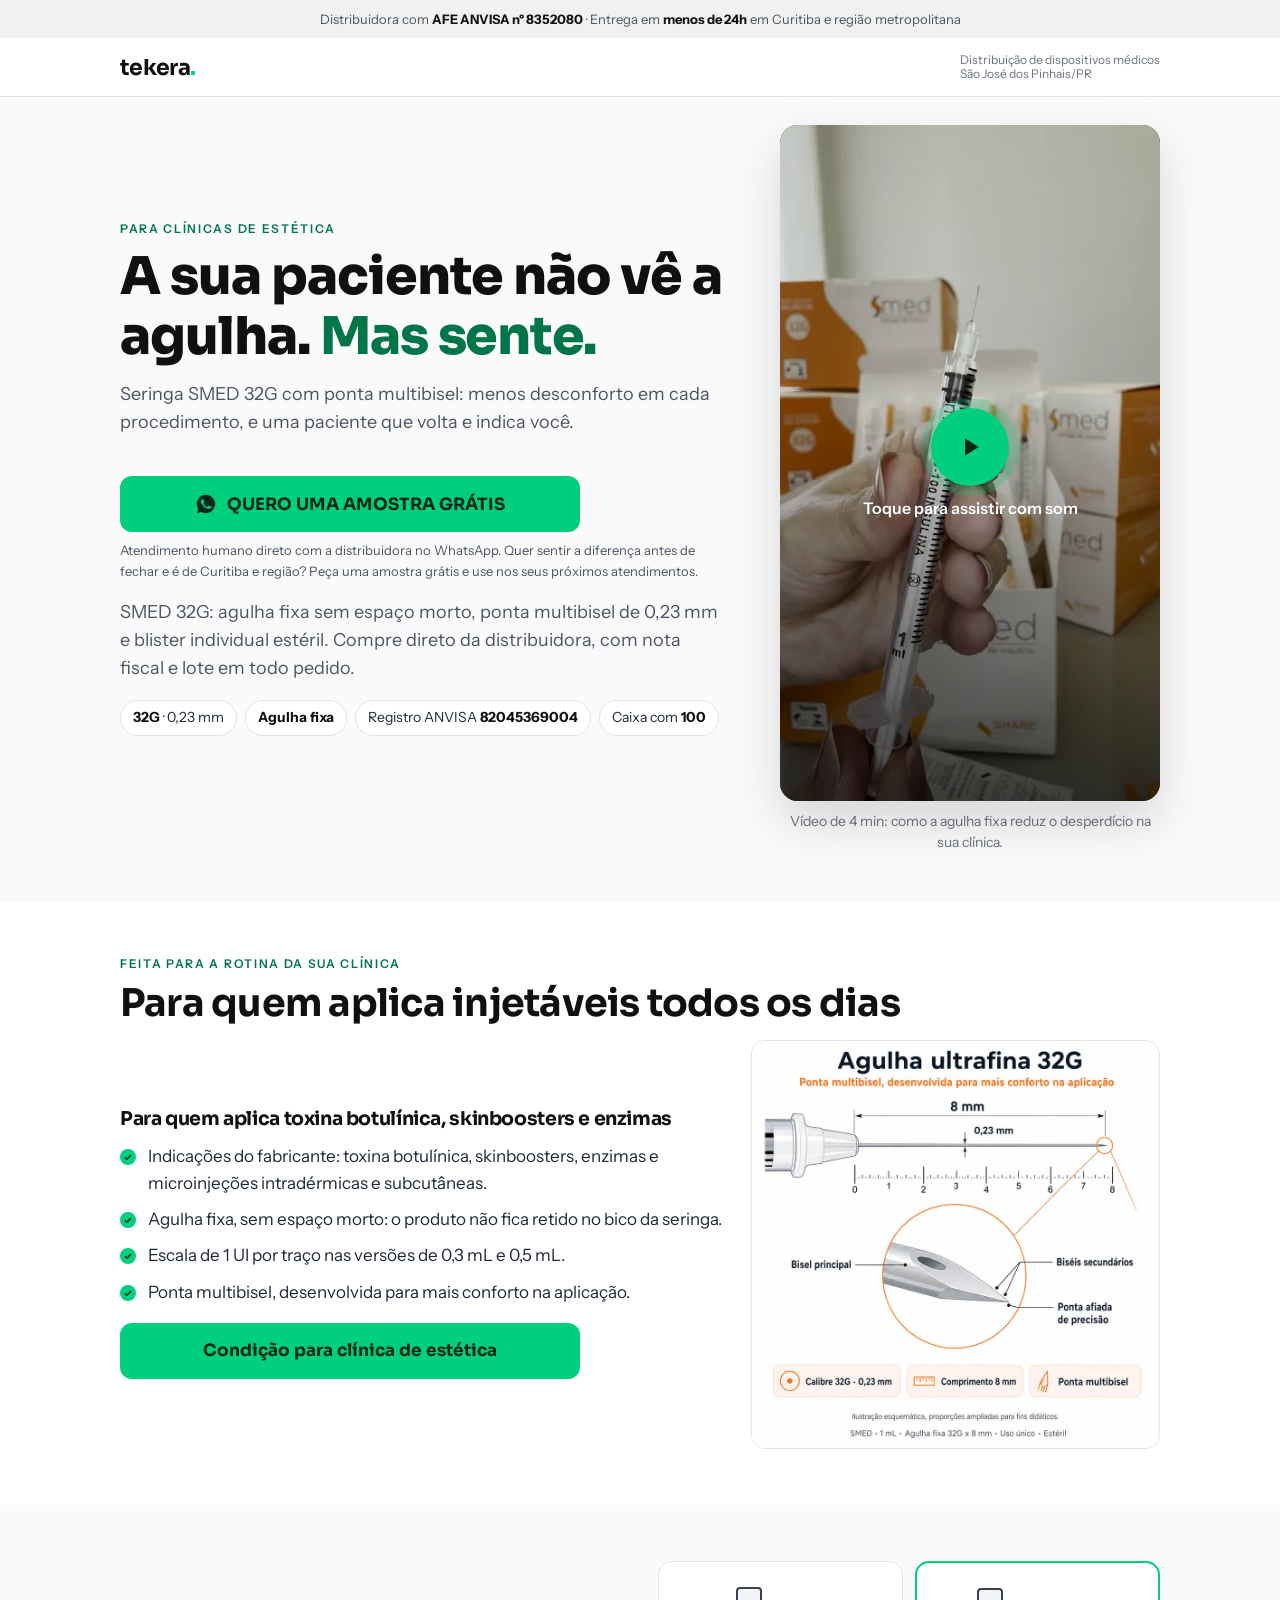
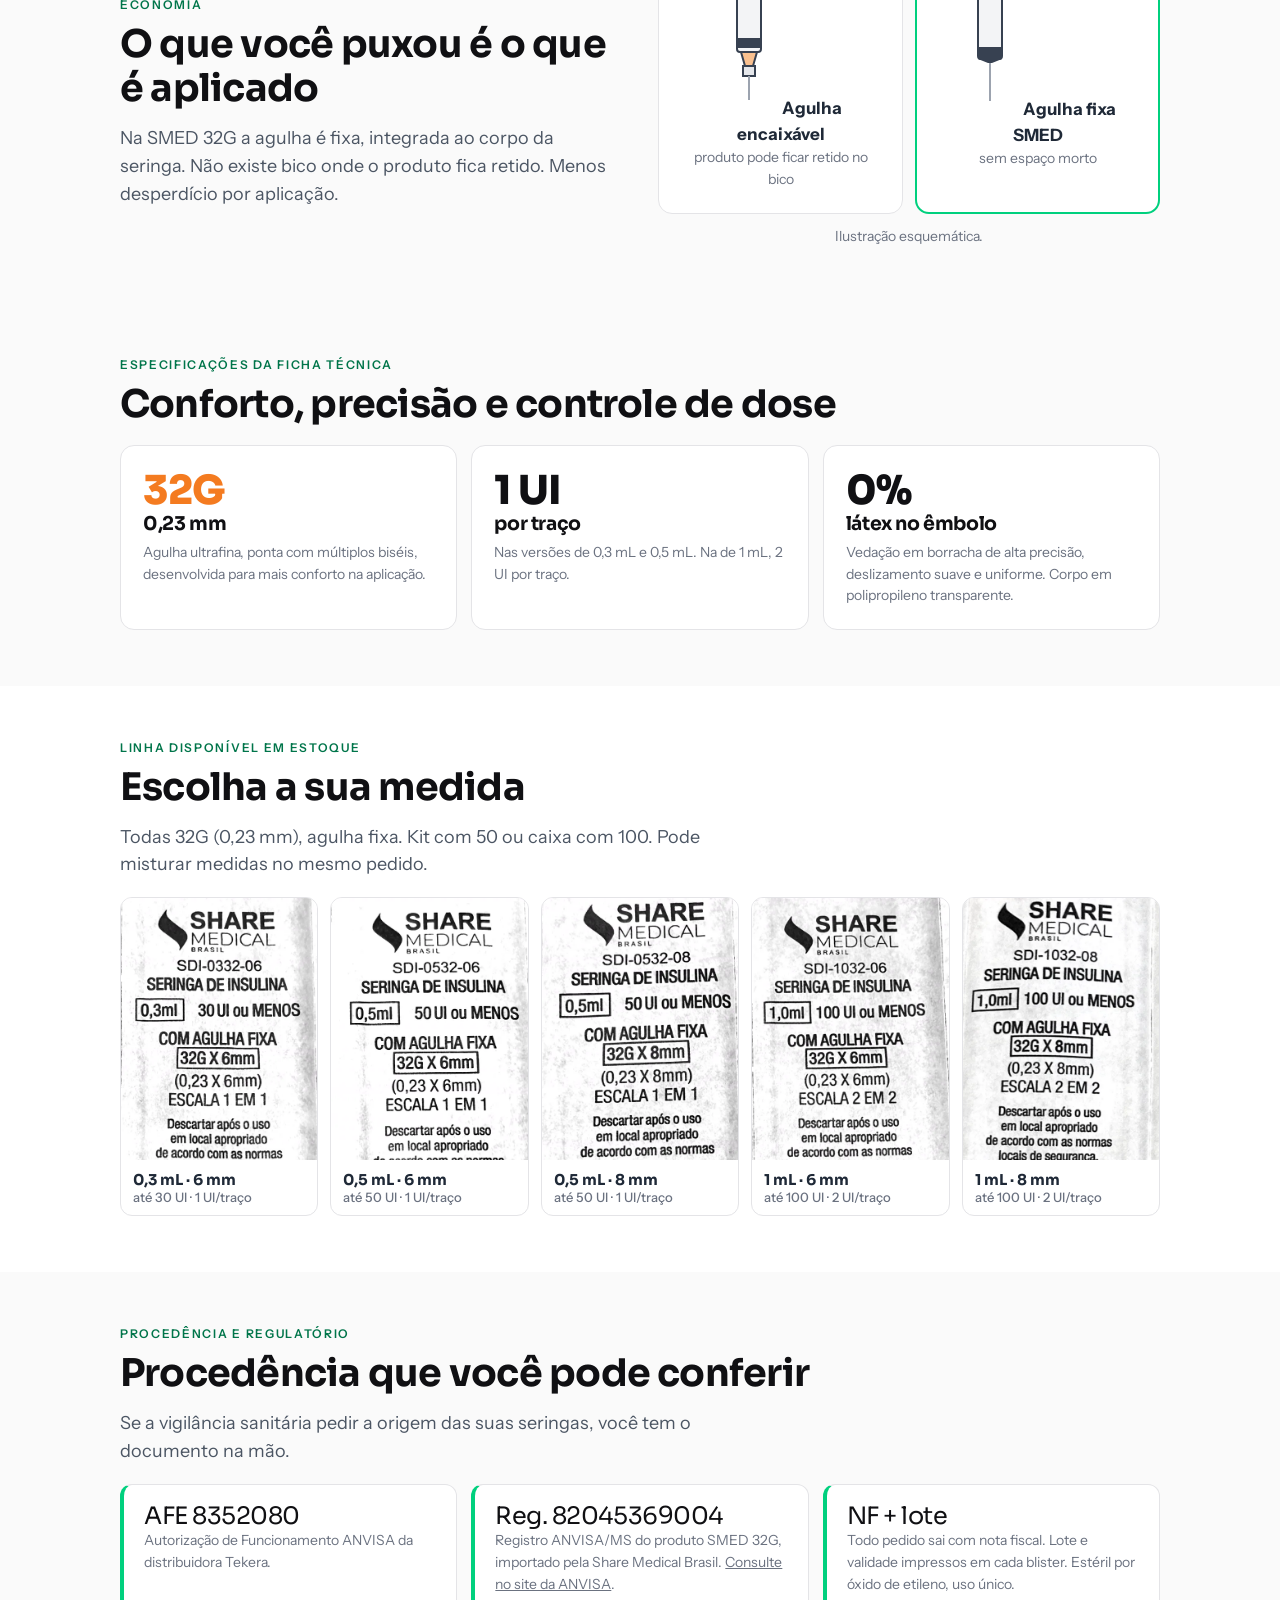
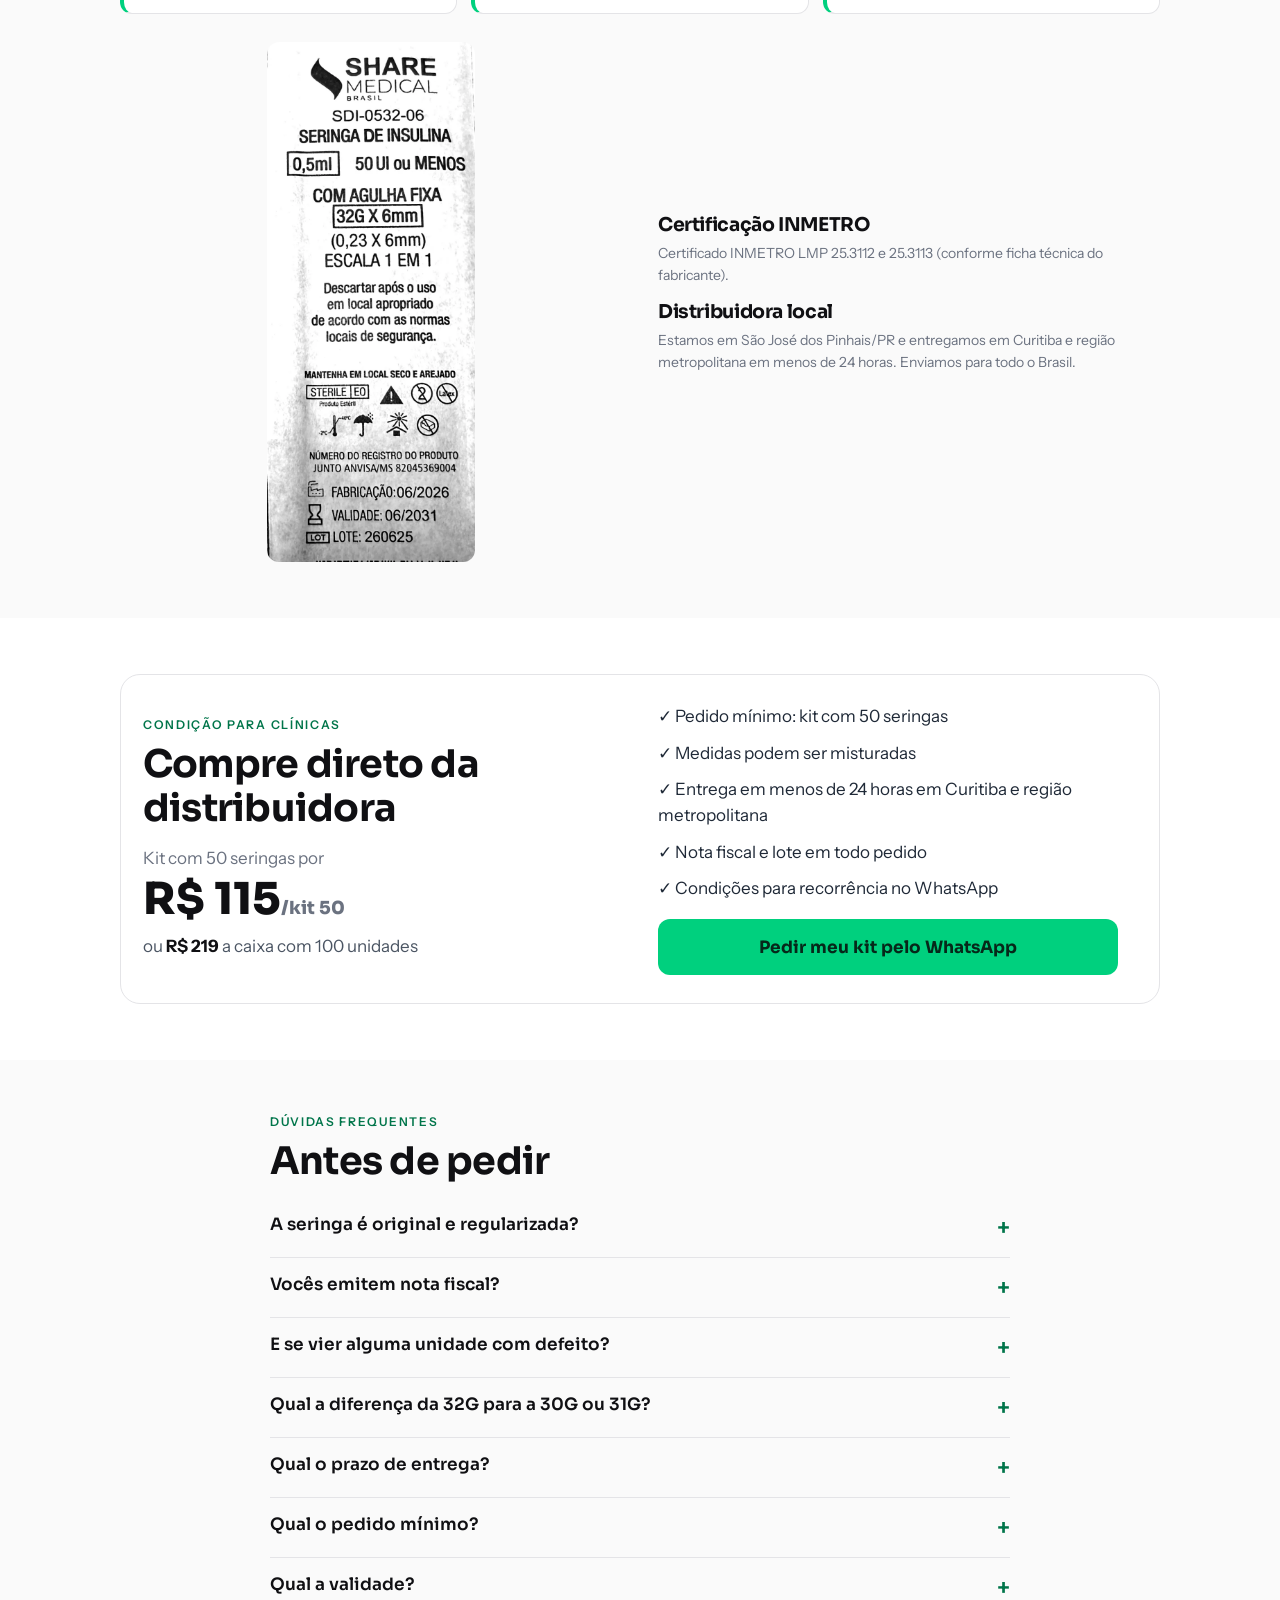
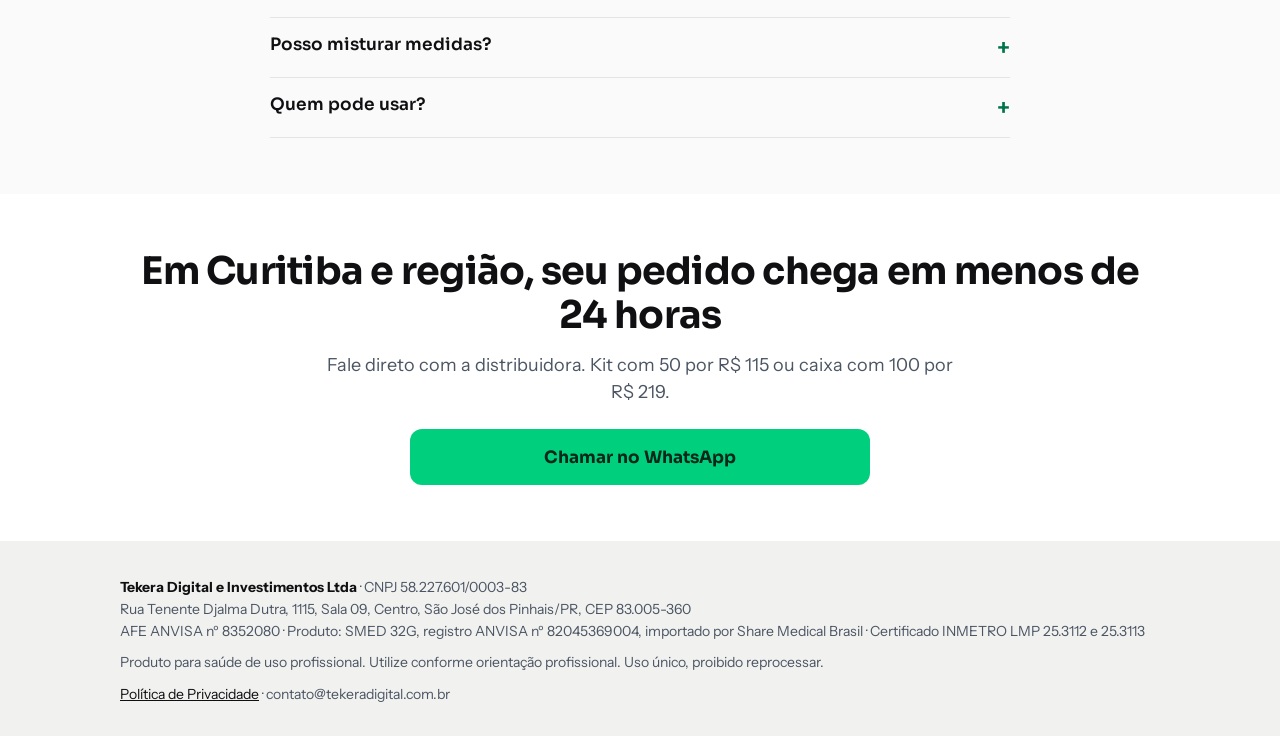
<file: seringas/index.html>
<!doctype html>
<html lang="pt-BR">
<head>
<meta charset="utf-8">
<meta name="viewport" content="width=device-width, initial-scale=1, viewport-fit=cover">
<title>Seringa SMED 32G com agulha fixa para clínicas de estética | Tekera</title>
<meta name="description" content="Seringa SMED 32G com agulha fixa, sem espaço morto. Distribuidora com AFE ANVISA em São José dos Pinhais/PR. Kit com 50 por R$ 115. Entrega em menos de 24 horas em Curitiba e região.">
<!-- Remova a linha abaixo quando sair da fase de teste -->
<meta name="robots" content="noindex, nofollow">
<meta property="og:title" content="Seringa SMED 32G com agulha fixa | Tekera">
<meta property="og:description" content="Agulha fixa 32G, sem espaço morto. Distribuidora com AFE ANVISA. Atendimento B2B no WhatsApp.">
<meta property="og:image" content="https://tekeradigital.com.br/seringas/assets/og-image.jpg">
<meta property="og:type" content="website">
<meta name="theme-color" content="#101013">
<link rel="preconnect" href="https://fonts.googleapis.com"><link rel="preconnect" href="https://fonts.gstatic.com" crossorigin>
<link href="https://fonts.googleapis.com/css2?family=Sora:wght@600;700;800&family=Instrument+Sans:wght@400;500;600&display=swap" rel="stylesheet">
<link rel="preload" as="image" href="assets/video-poster.webp">

<!-- ============ CONFIGURAÇÃO (edite só aqui) ============ -->
<script>
window.TEKERA = {
  whatsappNumber: "5541987513511",   // formato 55DDDNUMERO
  video: { provider: "youtube", id: "3zJsWlaNOd4" }, // VSL vertical 1080x1920, 4min29s, YouTube não listado
  metaPixelId: "1822961628838869",   // Pixel Tekera VSL
  ga4Id: "",                         // opcional, ex.: "G-XXXXXXX"
  mensagens: {
    geral:    "Olá! Vi o vídeo no site. Tenho clínica de estética e quero o kit com 50 seringas SMED 32G (R$ 115).",
    estetica: "Olá! Vi o vídeo no site. Tenho clínica de estética e quero o kit com 50 seringas SMED 32G (R$ 115).",
    amostra:  "Olá! Vi o vídeo no site. Tenho clínica de estética em Curitiba/região e quero uma amostra grátis da seringa SMED 32G."
  }
};
</script>
<!-- ============ META PIXEL (carrega só se metaPixelId estiver preenchido) ============ -->
<script>
(function(){var id=window.TEKERA.metaPixelId;if(!id)return;
!function(f,b,e,v,n,t,s){if(f.fbq)return;n=f.fbq=function(){n.callMethod?n.callMethod.apply(n,arguments):n.queue.push(arguments)};if(!f._fbq)f._fbq=n;n.push=n;n.loaded=!0;n.version='2.0';n.queue=[];t=b.createElement(e);t.async=!0;t.src=v;s=b.getElementsByTagName(e)[0];s.parentNode.insertBefore(t,s)}(window,document,'script','https://connect.facebook.net/en_US/fbevents.js');
fbq('init',id);fbq('track','PageView');})();
</script>
<!-- GA4 opcional: carregado pelo script no fim da página se ga4Id estiver preenchido -->

<style>
:root{--ink:#101013;--ink2:#1B1B1F;--text:#1F2937;--text2:#4B5563;--muted:#6B7280;--line:#E4E4E7;--soft:#FAFAFA;
--green:#00D07E;--green-d:#00754A;--orange:#F47B20;--orange-l:#FEF0E6;--r:14px}
*{box-sizing:border-box;margin:0;padding:0}
html{scroll-behavior:smooth;-webkit-text-size-adjust:100%}
body{font-family:'Instrument Sans',system-ui,-apple-system,Segoe UI,Roboto,sans-serif;color:var(--text);background:#fff;line-height:1.55;font-size:17px;padding-bottom:84px}
h1,h2,h3,.num{font-family:'Sora',system-ui,sans-serif;color:var(--ink);line-height:1.15;letter-spacing:-.02em}
h2{font-size:clamp(26px,5.5vw,38px);margin-bottom:14px}
h3{font-size:19px;margin-bottom:6px}
img{max-width:100%;height:auto;display:block}
a{color:inherit}
.wrap{max-width:1080px;margin:0 auto;padding:0 20px}
section{padding:56px 0}
.eyebrow{font:600 12px/1 'Instrument Sans',sans-serif;letter-spacing:.14em;text-transform:uppercase;color:var(--green-d);margin-bottom:12px;display:block}
.lead{color:var(--text2);font-size:18px;max-width:640px}
.ph{background:#FFF4CC;border:1px dashed #B58900;color:#6B5200;border-radius:6px;padding:0 6px;font-size:.9em;white-space:nowrap}
/* topbar */
.top{background:#F1F1EF;color:var(--text2);font-size:13px;text-align:center;padding:9px 12px}
.top b{color:var(--ink)}
.nav{background:#fff;border-bottom:1px solid var(--line)}
.nav .wrap{display:flex;align-items:center;justify-content:space-between;height:58px}
.logo{font:700 22px 'Sora',sans-serif;color:var(--ink);text-decoration:none;letter-spacing:-.03em}
.logo span{color:var(--green)}
.nav small{color:var(--muted);font-size:12px;display:block;line-height:1.2}
/* hero */
.hero{background:var(--soft);color:var(--text);padding:28px 0 48px}
.hero .grid{display:grid;gap:22px;align-items:center}
.hero h1{color:var(--ink);font-size:clamp(30px,7.2vw,52px);font-weight:800}
.hero h1 em{font-style:normal;color:var(--green-d)}
.hero p.sub{color:var(--text2);font-size:18px;margin:14px 0 18px}
.chips{display:flex;flex-wrap:wrap;gap:8px;margin-bottom:20px}
.chip{border:1px solid var(--line);background:#fff;color:var(--text);border-radius:999px;padding:6px 12px;font-size:14px}
.chip b{color:var(--ink)}
.player{position:relative;width:100%;max-width:min(100%,calc(56svh * 9 / 16));margin:0 auto;aspect-ratio:9/16;border-radius:18px;overflow:hidden;background:#000;box-shadow:0 20px 50px rgba(0,0,0,.15)}
.player img{width:100%;height:100%;object-fit:cover;object-position:center;opacity:.85}
.player button{position:absolute;inset:0;border:0;background:linear-gradient(180deg,rgba(0,0,0,0) 40%,rgba(0,0,0,.7));cursor:pointer;color:#fff;display:flex;flex-direction:column;align-items:center;justify-content:center;gap:12px;font:600 16px 'Instrument Sans',sans-serif}
.play{width:78px;height:78px;border-radius:50%;background:var(--green);display:grid;place-items:center;box-shadow:0 0 0 10px rgba(0,208,126,.2)}
.player iframe{position:absolute;inset:0;width:100%;height:100%;border:0}
.vnote{color:var(--muted);font-size:14px;text-align:center;margin-top:10px}
/* buttons */
.btn{display:flex;align-items:center;justify-content:center;gap:10px;min-height:56px;padding:14px 22px;border-radius:12px;background:var(--green);color:#06281A;font:700 17px 'Sora',sans-serif;text-decoration:none;border:0;cursor:pointer;width:100%;max-width:460px;transition:transform .15s}
.btn:hover{transform:translateY(-1px)}
.btn svg{flex:none}
.btn.ghost{background:transparent;color:var(--ink);border:1.5px solid var(--ink)}
.micro{font-size:13px;color:var(--text2);margin-top:8px}
/* cards */
.cards{display:grid;gap:14px}
.card{border:1px solid var(--line);border-radius:var(--r);padding:22px;background:#fff}
.card .num{font-size:40px;font-weight:800}
.card .num.o{color:var(--orange)}
.muted{color:var(--muted);font-size:14px}
.soft{background:var(--soft)}
.pane{display:none}.pane.on{display:grid}
.pane{gap:18px;grid-template-columns:1fr}
.pane ul{list-style:none;display:grid;gap:10px;margin:12px 0 18px}
.pane li{padding-left:28px;position:relative}
.pane li:before{content:"";position:absolute;left:0;top:6px;width:16px;height:16px;border-radius:50%;background:var(--green) url("data:image/svg+xml,%3Csvg xmlns='http://www.w3.org/2000/svg' viewBox='0 0 16 16'%3E%3Cpath d='M4 8.5l2.5 2.5L12 5.5' stroke='%2306281A' stroke-width='2' fill='none'/%3E%3C/svg%3E") center/12px no-repeat}
/* compare */
.cmp{display:grid;grid-template-columns:1fr 1fr;gap:12px}
.cmp .card{text-align:center}
.cmp svg{margin:0 auto 10px}
.cmp .good{border:2px solid var(--green)}
/* specs */
.sizes{display:grid;grid-template-columns:repeat(2,1fr);gap:12px}
.size{border:1px solid var(--line);border-radius:12px;overflow:hidden;background:#fff}
.size img{aspect-ratio:3/4;object-fit:cover;object-position:top;width:100%}
.size div{padding:10px 12px;font:700 15px 'Sora',sans-serif}
.size small{display:block;font:500 13px 'Instrument Sans',sans-serif;color:var(--muted)}
/* authority */
.auth{display:grid;gap:14px}
.seal{border:1px solid var(--line);border-left:4px solid var(--green);border-radius:12px;padding:18px 20px;background:#fff}
.seal .num{font-size:24px}
/* offer */
.offer{background:#fff;border:1px solid var(--line);color:var(--text);border-radius:20px;padding:28px 22px}
.offer h2{color:var(--ink)}
.price{font:800 44px 'Sora',sans-serif;color:var(--ink)}
.offer table{width:100%;border-collapse:collapse;margin:16px 0;font-size:15px}
.offer td,.offer th{padding:10px 8px;border-bottom:1px solid var(--line);text-align:left}
.offer th{color:var(--muted);font-weight:500;font-size:13px}
/* faq */
details{border-bottom:1px solid var(--line);padding:16px 0}
summary{font:600 17px 'Sora',sans-serif;color:var(--ink);cursor:pointer;list-style:none;display:flex;justify-content:space-between;gap:12px}
summary:after{content:"+";font-size:22px;color:var(--green-d)}
details[open] summary:after{content:"–"}
details p{margin-top:10px;color:var(--text2)}
/* calc */
.calc{display:grid;gap:12px}
.field{display:flex;align-items:center;justify-content:space-between;gap:10px;border:1px solid var(--line);border-radius:12px;padding:10px 12px;background:#fff}
.field label{font-size:15px}
.step{display:flex;align-items:center;gap:6px}
.step button{width:44px;height:44px;border-radius:10px;border:1px solid var(--line);background:var(--soft);font-size:22px;cursor:pointer}
.step input{width:70px;height:44px;text-align:center;font:700 18px 'Sora',sans-serif;border:1px solid var(--line);border-radius:10px}
.result{border-radius:14px;background:var(--ink);color:#C9C9CE;padding:18px}
.result .num{color:#fff;font-size:30px}
.result .num.y{color:var(--orange);font-size:36px}
/* footer */
footer{background:#F1F1EF;color:var(--text2);font-size:14px;padding:36px 0 30px}
footer b{color:var(--ink)}
footer a{color:var(--ink)}
/* sticky */
.sticky{position:fixed;left:8px;right:8px;bottom:max(8px,env(safe-area-inset-bottom));z-index:50;transition:transform .25s,opacity .25s}
.sticky .btn{max-width:none;box-shadow:0 10px 30px rgba(0,0,0,.25)}
.sticky.hide{transform:translateY(130%);opacity:0;pointer-events:none}
@media(min-width:860px){
  body{padding-bottom:0}
  .hero .grid{grid-template-columns:1fr 380px;column-gap:56px;grid-template-areas:'t v' 'c v'}.hero .player{max-width:380px}.hero .hc .sub{margin-top:18px}.hero .ht{grid-area:t;align-self:end}.hero .hv{grid-area:v}.hero .hc{grid-area:c;align-self:start}
  .cards.c3{grid-template-columns:repeat(3,1fr)}
  .pane{grid-template-columns:1.2fr .8fr;align-items:center}
  .sizes{grid-template-columns:repeat(5,1fr)}
  .auth{grid-template-columns:1fr 1fr 1fr}
  .two{display:grid;grid-template-columns:1fr 1fr;gap:36px;align-items:center}
  .calc{grid-template-columns:1fr 1fr}
  .sticky{left:auto;right:24px;bottom:24px;width:340px}
}
@media(prefers-reduced-motion:reduce){*{transition:none!important;scroll-behavior:auto!important}}
</style>
</head>
<body>

<div class="top">Distribuidora com <b>AFE ANVISA nº 8352080</b> · Entrega em <b>menos de 24h</b> em Curitiba e região metropolitana</div>
<header class="nav"><div class="wrap">
  <a class="logo" href="https://tekeradigital.com.br">tekera<span>.</span></a>
  <small>Distribuição de dispositivos médicos<br>São José dos Pinhais/PR</small>
</div></header>

<!-- HERO + VSL -->
<section class="hero" id="topo">
 <div class="wrap grid">
  <div class="ht">
   <span class="eyebrow">Para clínicas de estética</span>
   <h1>A sua paciente não vê a agulha. <em>Mas sente.</em></h1>
   <p class="sub">Seringa SMED 32G com ponta multibisel: menos desconforto em cada procedimento, e uma paciente que volta e indica você.</p>
  </div>
  <div class="hv">
   <div class="player" id="player">
     <img src="assets/video-poster.webp" width="540" height="960" alt="Seringa SMED 32G na mão, com caixas ao fundo" fetchpriority="high">
     <button type="button" id="playbtn" aria-label="Assistir ao vídeo"><span class="play"><svg width="30" height="30" viewBox="0 0 24 24" fill="#06281A"><path d="M8 5v14l11-7z"/></svg></span>Toque para assistir com som</button>
   </div>
   <p class="vnote">Vídeo de 4 min: como a agulha fixa reduz o desperdício na sua clínica.</p>
  </div>
  <div class="hc">
   <a class="btn" id="cta-hero" data-publico="amostra" href="#" target="_blank" rel="noopener">
     <svg width="22" height="22" viewBox="0 0 24 24" fill="#06281A" aria-hidden="true"><path d="M12 2a10 10 0 0 0-8.6 15.1L2 22l5-1.3A10 10 0 1 0 12 2zm5.3 14.1c-.2.6-1.3 1.2-1.8 1.2-.5.1-1 .2-3.3-.7-2.8-1.1-4.5-4-4.7-4.2-.1-.2-1.1-1.5-1.1-2.9s.7-2 1-2.3c.2-.3.5-.3.7-.3h.5c.2 0 .4 0 .6.5l.8 2c.1.2.1.4 0 .5l-.4.6-.4.4c-.1.2-.3.3-.1.6.2.3.8 1.3 1.7 2.1 1.2 1 2.1 1.4 2.4 1.5.3.1.5.1.6-.1l.9-1c.2-.3.4-.2.7-.1l2 .9c.3.1.5.2.5.3.1.2.1.6-.1 1z"/></svg>
     QUERO UMA AMOSTRA GRÁTIS</a>
   <p class="micro">Atendimento humano direto com a distribuidora no WhatsApp. Quer sentir a diferença antes de fechar e é de Curitiba e região? Peça uma amostra grátis e use nos seus próximos atendimentos.</p>
   <p class="sub">SMED 32G: agulha fixa sem espaço morto, ponta multibisel de 0,23 mm e blister individual estéril. Compre direto da distribuidora, com nota fiscal e lote em todo pedido.</p>
   <div class="chips"><span class="chip"><b>32G</b> · 0,23 mm</span><span class="chip"><b>Agulha fixa</b></span><span class="chip">Registro ANVISA <b>82045369004</b></span><span class="chip">Caixa com <b>100</b></span></div>

  </div>
 </div>
</section>

<!-- PARA CLÍNICAS DE ESTÉTICA -->
<section id="estetica">
 <div class="wrap">
  <span class="eyebrow">Feita para a rotina da sua clínica</span>
  <h2>Para quem aplica injetáveis todos os dias</h2>
  <div class="pane on">
   <div>
    <h3>Para quem aplica toxina botulínica, skinboosters e enzimas</h3>
    <ul>
     <li>Indicações do fabricante: toxina botulínica, skinboosters, enzimas e microinjeções intradérmicas e subcutâneas.</li>
     <li>Agulha fixa, sem espaço morto: o produto não fica retido no bico da seringa.</li>
     <li>Escala de 1 UI por traço nas versões de 0,3 mL e 0,5 mL.</li>
     <li>Ponta multibisel, desenvolvida para mais conforto na aplicação.</li>
    </ul>
    <a class="btn" id="cta-estetica" data-publico="estetica" href="#" target="_blank" rel="noopener">Condição para clínica de estética</a>
   </div>
   <img src="assets/agulha-32g.webp" width="900" height="900" loading="lazy" alt="Infográfico da agulha 32G com 0,23 mm e ponta multibisel" style="border-radius:14px;border:1px solid var(--line)">
  </div>
 </div>
</section>

<!-- SEM ESPAÇO MORTO -->
<section class="soft" id="espaco-morto">
 <div class="wrap two">
  <div>
   <span class="eyebrow">Economia</span>
   <h2>O que você puxou é o que é aplicado</h2>
   <p class="lead">Na SMED 32G a agulha é fixa, integrada ao corpo da seringa. Não existe bico onde o produto fica retido. Menos desperdício por aplicação.</p>
  </div>
  <div class="cmp">
   <div class="card">
    <svg width="60" height="120" viewBox="0 0 60 120" aria-hidden="true"><rect x="18" y="4" width="24" height="64" rx="3" fill="#F3F4F6" stroke="#374151" stroke-width="2"/><rect x="18" y="54" width="24" height="10" fill="#374151"/><path d="M22 68h16l-4 14h-8z" fill="#F9C08F" stroke="#374151" stroke-width="2"/><rect x="24" y="82" width="12" height="10" fill="#E5E7EB" stroke="#374151" stroke-width="2"/><line x1="30" y1="92" x2="30" y2="116" stroke="#9CA3AF" stroke-width="2"/></svg>
    <b>Agulha encaixável</b><p class="muted">produto pode ficar retido no bico</p>
   </div>
   <div class="card good">
    <svg width="60" height="120" viewBox="0 0 60 120" aria-hidden="true"><rect x="18" y="4" width="24" height="70" rx="3" fill="#F3F4F6" stroke="#374151" stroke-width="2"/><path d="M18 62h24v12l-10 4h-4l-10-4z" fill="#374151"/><line x1="30" y1="78" x2="30" y2="116" stroke="#9CA3AF" stroke-width="2"/></svg>
    <b>Agulha fixa SMED</b><p class="muted">sem espaço morto</p>
   </div>
   <p class="muted" style="grid-column:1/-1;text-align:center">Ilustração esquemática.</p>
  </div>
 </div>
</section>

<!-- ESPECIFICAÇÕES -->
<section class="soft" id="specs">
 <div class="wrap">
  <span class="eyebrow">Especificações da ficha técnica</span>
  <h2>Conforto, precisão e controle de dose</h2>
  <div class="cards c3" style="margin-top:18px">
   <div class="card"><div class="num o">32G</div><h3>0,23 mm</h3><p class="muted">Agulha ultrafina, ponta com múltiplos biséis, desenvolvida para mais conforto na aplicação.</p></div>
   <div class="card"><div class="num">1 UI</div><h3>por traço</h3><p class="muted">Nas versões de 0,3 mL e 0,5 mL. Na de 1 mL, 2 UI por traço.</p></div>
   <div class="card"><div class="num">0%</div><h3>látex no êmbolo</h3><p class="muted">Vedação em borracha de alta precisão, deslizamento suave e uniforme. Corpo em polipropileno transparente.</p></div>
  </div>
 </div>
</section>

<!-- MEDIDAS -->
<section id="medidas">
 <div class="wrap">
  <span class="eyebrow">Linha disponível em estoque</span>
  <h2>Escolha a sua medida</h2>
  <p class="lead">Todas 32G (0,23 mm), agulha fixa. Kit com 50 ou caixa com 100. Pode misturar medidas no mesmo pedido.</p>
  <div class="sizes" style="margin-top:18px">
   <div class="size"><img src="assets/rotulo-03x6.webp" width="480" height="656" loading="lazy" alt="Rótulo SMED 0,3 mL 32G x 6 mm"><div>0,3 mL · 6 mm<small>até 30 UI · 1 UI/traço</small></div></div>
   <div class="size"><img src="assets/rotulo-05x6.webp" width="480" height="665" loading="lazy" alt="Rótulo SMED 0,5 mL 32G x 6 mm"><div>0,5 mL · 6 mm<small>até 50 UI · 1 UI/traço</small></div></div>
   <div class="size"><img src="assets/rotulo-05x8.webp" width="480" height="669" loading="lazy" alt="Rótulo SMED 0,5 mL 32G x 8 mm"><div>0,5 mL · 8 mm<small>até 50 UI · 1 UI/traço</small></div></div>
   <div class="size"><img src="assets/rotulo-1x6.webp" width="480" height="649" loading="lazy" alt="Rótulo SMED 1 mL 32G x 6 mm"><div>1 mL · 6 mm<small>até 100 UI · 2 UI/traço</small></div></div>
   <div class="size"><img src="assets/rotulo-1x8.webp" width="480" height="634" loading="lazy" alt="Rótulo SMED 1 mL 32G x 8 mm"><div>1 mL · 8 mm<small>até 100 UI · 2 UI/traço</small></div></div>
  </div>
 </div>
</section>

<!-- PROCEDÊNCIA -->
<section class="soft" id="procedencia">
 <div class="wrap">
  <span class="eyebrow">Procedência e regulatório</span>
  <h2>Procedência que você pode conferir</h2>
  <p class="lead">Se a vigilância sanitária pedir a origem das suas seringas, você tem o documento na mão.</p>
  <div class="auth" style="margin-top:18px">
   <div class="seal"><div class="num">AFE 8352080</div><p class="muted">Autorização de Funcionamento ANVISA da distribuidora Tekera.</p></div>
   <div class="seal"><div class="num">Reg. 82045369004</div><p class="muted">Registro ANVISA/MS do produto SMED 32G, importado pela Share Medical Brasil. <a href="https://consultas.anvisa.gov.br/#/saude/" target="_blank" rel="noopener">Consulte no site da ANVISA</a>.</p></div>
   <div class="seal"><div class="num">NF + lote</div><p class="muted">Todo pedido sai com nota fiscal. Lote e validade impressos em cada blister. Estéril por óxido de etileno, uso único.</p></div>
  </div>
  <div class="two" style="margin-top:28px">
   <img src="assets/rotulo-blister.webp" width="600" height="1504" loading="lazy" alt="Rótulo real do blister SMED com registro ANVISA, lote e validade" style="max-height:520px;width:auto;margin:0 auto;border-radius:12px">
   <div>
    <h3>Certificação INMETRO</h3><p class="muted" style="margin-bottom:16px">Certificado INMETRO LMP 25.3112 e 25.3113 (conforme ficha técnica do fabricante).</p>
    <h3>Distribuidora local</h3><p class="muted" style="margin-bottom:16px">Estamos em São José dos Pinhais/PR e entregamos em Curitiba e região metropolitana em menos de 24 horas. Enviamos para todo o Brasil.</p>
   </div>
  </div>
 </div>
</section>

<!-- OFERTA -->
<section id="oferta">
 <div class="wrap">
  <div class="offer two">
   <div>
    <span class="eyebrow">Condição para clínicas</span>
    <h2>Compre direto da distribuidora</h2>
    <p style="color:var(--muted)">Kit com 50 seringas por</p>
    <p class="price">R$ 115<span style="font-size:18px;color:var(--muted)">/kit 50</span></p>
    <p style="color:var(--text2);margin-top:6px">ou <b style="color:var(--ink)">R$ 219</b> a caixa com 100 unidades</p>
   </div>
   <div>
    <ul style="list-style:none;display:grid;gap:10px;margin-bottom:18px">
     <li>✓ Pedido mínimo: kit com 50 seringas</li>
     <li>✓ Medidas podem ser misturadas</li>
     <li>✓ Entrega em menos de 24 horas em Curitiba e região metropolitana</li>
     <li>✓ Nota fiscal e lote em todo pedido</li>
     <li>✓ Condições para recorrência no WhatsApp</li>
    </ul>
    <a class="btn" id="cta-oferta" data-publico="geral" href="#" target="_blank" rel="noopener">Pedir meu kit pelo WhatsApp</a>
   </div>
  </div>
 </div>
</section>

<!-- FAQ -->
<section class="soft" id="faq">
 <div class="wrap" style="max-width:780px">
  <span class="eyebrow">Dúvidas frequentes</span>
  <h2>Antes de pedir</h2>
  <details><summary>A seringa é original e regularizada?</summary><p>Sim. Produto SMED com registro ANVISA/MS nº 82045369004, importado pela Share Medical Brasil, e distribuído pela Tekera, com AFE ANVISA nº 8352080. O registro pode ser consultado no site da ANVISA.</p></details>
  <details><summary>Vocês emitem nota fiscal?</summary><p>Sim. Todo pedido sai com nota fiscal e registro de lote.</p></details>
  <details><summary>E se vier alguma unidade com defeito?</summary><p>Cada seringa vem em blister individual estéril. Se houver qualquer problema, fale com a gente pelo WhatsApp com o lote em mãos.</p></details>
  <details><summary>Qual a diferença da 32G para a 30G ou 31G?</summary><p>O número maior indica agulha mais fina: a 32G tem 0,23 mm de diâmetro. Somada à ponta multibisel, foi desenvolvida para mais conforto na aplicação.</p></details>
  <details><summary>Qual o prazo de entrega?</summary><p>Em Curitiba e região metropolitana, em menos de 24 horas. Para outras regiões, consulte prazo e frete pelo WhatsApp.</p></details>
  <details><summary>Qual o pedido mínimo?</summary><p>Kit com 50 seringas, por R$ 115. A caixa com 100 sai por R$ 219. Para compras recorrentes, fale com a gente no WhatsApp.</p></details>
  <details><summary>Qual a validade?</summary><p>Os lotes atuais têm validade impressa em cada blister.</p></details>
  <details><summary>Posso misturar medidas?</summary><p>Sim. Fale com a gente pelo WhatsApp e montamos o seu pedido.</p></details>
  <details><summary>Quem pode usar?</summary><p>Produto para saúde de uso profissional, conforme a ficha técnica. Uso único, descarte em coletor para perfurocortantes.</p></details>
 </div>
</section>

<!-- CTA FINAL -->
<section id="final">
 <div class="wrap" style="text-align:center">
  <h2>Em Curitiba e região, seu pedido chega em menos de 24 horas</h2>
  <p class="lead" style="margin:0 auto 22px">Fale direto com a distribuidora. Kit com 50 por R$ 115 ou caixa com 100 por R$ 219.</p>
  <div style="display:flex;justify-content:center"><a class="btn" id="cta-final" data-publico="geral" href="#" target="_blank" rel="noopener">Chamar no WhatsApp</a></div>
 </div>
</section>

<footer>
 <div class="wrap">
  <p><b>Tekera Digital e Investimentos Ltda</b> · CNPJ 58.227.601/0003-83</p>
  <p>Rua Tenente Djalma Dutra, 1115, Sala 09, Centro, São José dos Pinhais/PR, CEP 83.005-360</p>
  <p>AFE ANVISA nº 8352080 · Produto: SMED 32G, registro ANVISA nº 82045369004, importado por Share Medical Brasil · Certificado INMETRO LMP 25.3112 e 25.3113</p>
  <p style="margin-top:10px">Produto para saúde de uso profissional. Utilize conforme orientação profissional. Uso único, proibido reprocessar.</p>
  <p style="margin-top:10px"><a href="privacidade.html">Política de Privacidade</a> · contato@tekeradigital.com.br</p>
 </div>
</footer>

<div class="sticky" id="sticky"><a class="btn" id="cta-sticky" data-publico="geral" href="#" target="_blank" rel="noopener">
 <svg width="20" height="20" viewBox="0 0 24 24" fill="#06281A" aria-hidden="true"><path d="M12 2a10 10 0 0 0-8.6 15.1L2 22l5-1.3A10 10 0 1 0 12 2z"/></svg>Falar no WhatsApp</a></div>

<script>
(function(){
 var C=window.TEKERA, KEY="tekera_utms", pub="geral";
 function utms(){var o={};try{o=JSON.parse(sessionStorage.getItem(KEY)||"{}")}catch(e){}
  try{var p=new URLSearchParams(location.search);["utm_source","utm_medium","utm_campaign","utm_content","utm_term","publico"].forEach(function(k){if(p.get(k))o[k]=p.get(k)});sessionStorage.setItem(KEY,JSON.stringify(o))}catch(e){}return o}
 var U=utms();
 function link(p){var msg=C.mensagens[p]||C.mensagens.geral; if(U.utm_content)msg+=" [ref: "+U.utm_content+"]";
  return "https://wa.me/"+C.whatsappNumber+"?text="+encodeURIComponent(msg)}
 document.querySelectorAll('a[id^="cta-"]').forEach(function(a){
  function upd(){var p=a.dataset.publico==="geral"?pub:a.dataset.publico;a.href=link(p)}
  upd(); a.addEventListener("mouseenter",upd); a.addEventListener("touchstart",upd,{passive:true});
  a.addEventListener("click",function(){upd();var p=a.dataset.publico==="geral"?pub:a.dataset.publico;
   if(window.fbq)fbq("track","Contact",{content_name:a.id,content_category:p});
   if(window.gtag)gtag("event","whatsapp_click",{button_id:a.id,publico:p});});
 });
 // player (facade: só carrega o iframe no clique)
 var pl=document.getElementById("player"),pv=C.video;
 document.getElementById("playbtn").addEventListener("click",function(){
  if(pv.provider==="none"||!pv.id)return;
  var src=pv.provider==="youtube"?"https://www.youtube-nocookie.com/embed/"+pv.id+"?autoplay=1&rel=0&modestbranding=1&playsinline=1&iv_load_policy=3"
   :"https://player.vimeo.com/video/"+pv.id+"?autoplay=1&title=0&byline=0&portrait=0";
  pl.innerHTML='<iframe src="'+src+'" allow="autoplay; fullscreen; picture-in-picture" allowfullscreen title="Vídeo SMED 32G"></iframe>';
  if(window.fbq)fbq("trackCustom","VideoPlay");
 });
 // sticky some quando há outro CTA na tela
 var st=document.getElementById("sticky"),vis=new Set();
 if("IntersectionObserver" in window){var io=new IntersectionObserver(function(es){es.forEach(function(e){e.isIntersecting?vis.add(e.target):vis.delete(e.target)});st.classList.toggle("hide",vis.size>0)});
  document.querySelectorAll('a[id^="cta-"]:not(#cta-sticky)').forEach(function(a){io.observe(a)})}
 // GA4 opcional
 if(C.ga4Id){var s=document.createElement("script");s.async=1;s.src="https://www.googletagmanager.com/gtag/js?id="+C.ga4Id;document.head.appendChild(s);
  window.dataLayer=window.dataLayer||[];window.gtag=function(){dataLayer.push(arguments)};gtag("js",new Date());gtag("config",C.ga4Id)}
 // ViewContent quando rolar até a oferta
 var of=document.getElementById("oferta"),sent=0;if("IntersectionObserver" in window)new IntersectionObserver(function(es){if(es[0].isIntersecting&&!sent){sent=1;if(window.fbq)fbq("track","ViewContent",{content_name:"oferta"})}}).observe(of);
})();
</script>
</body>
</html>
</file>
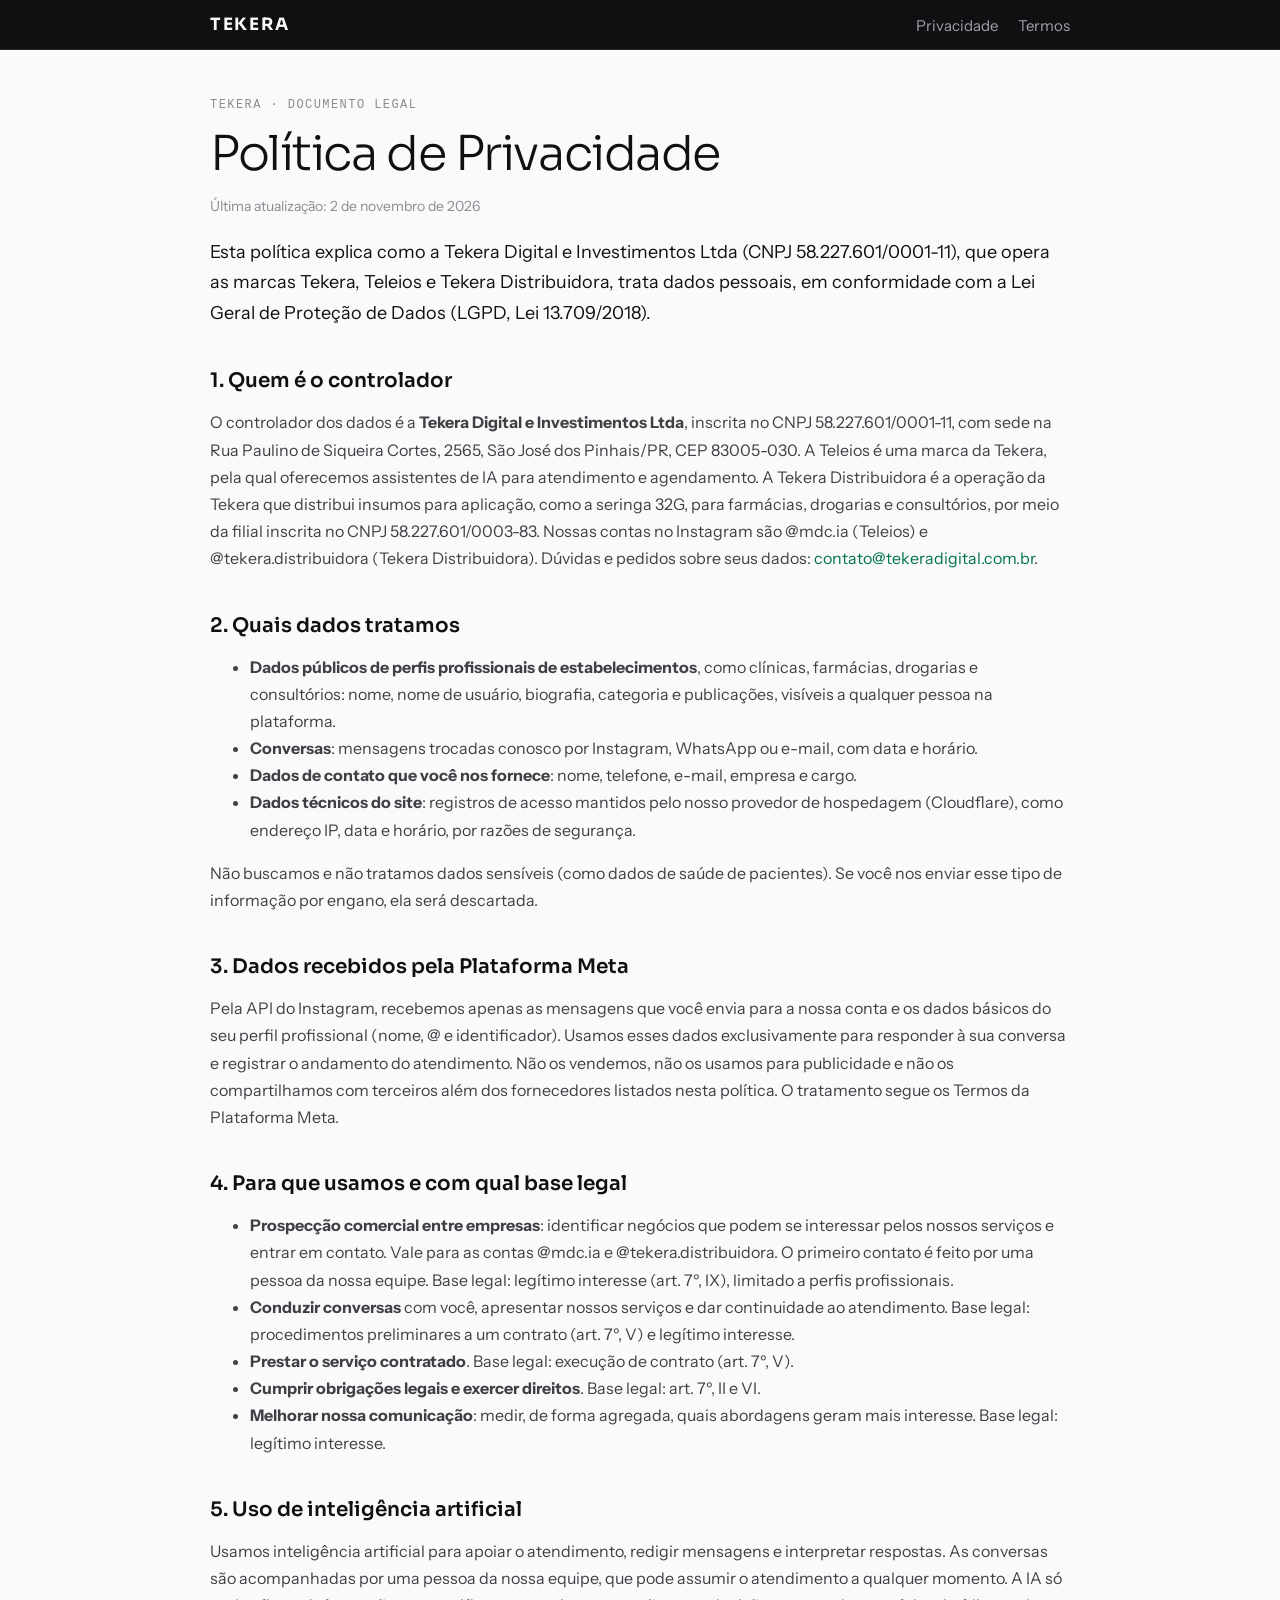
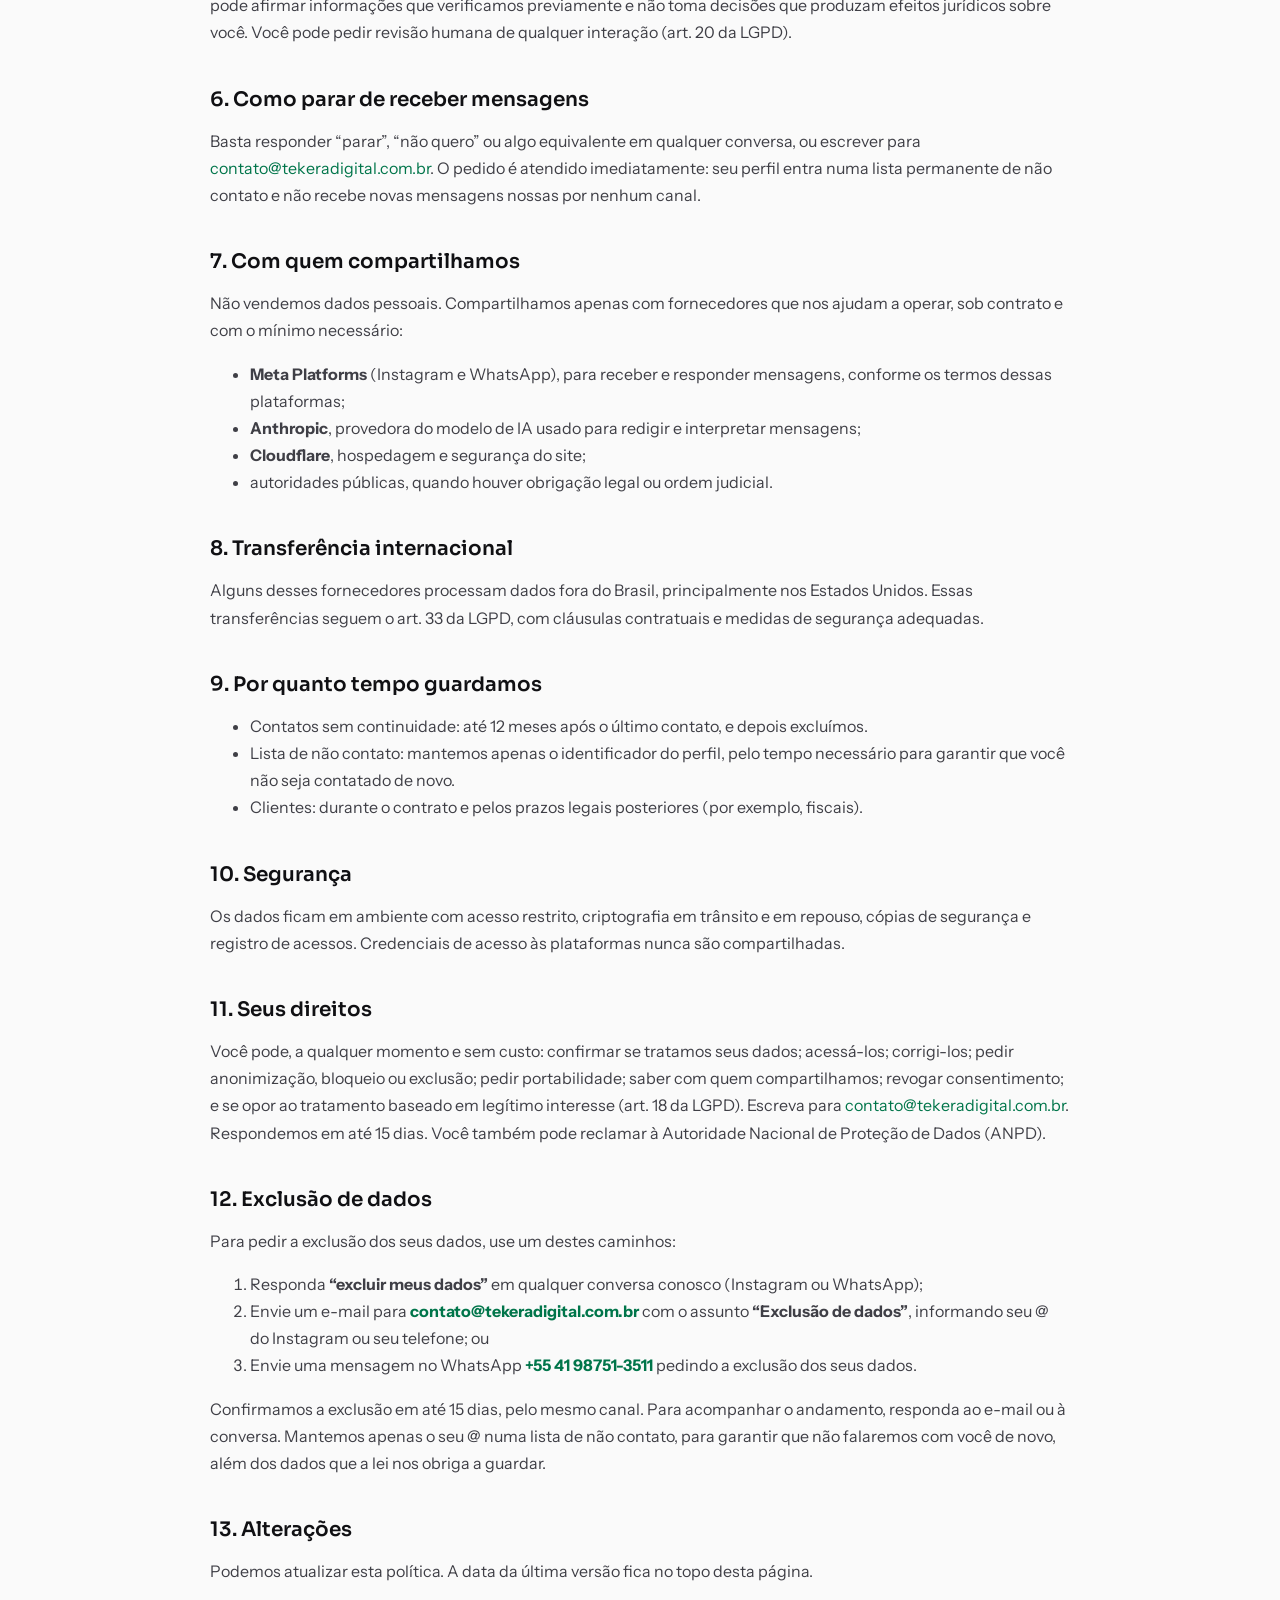
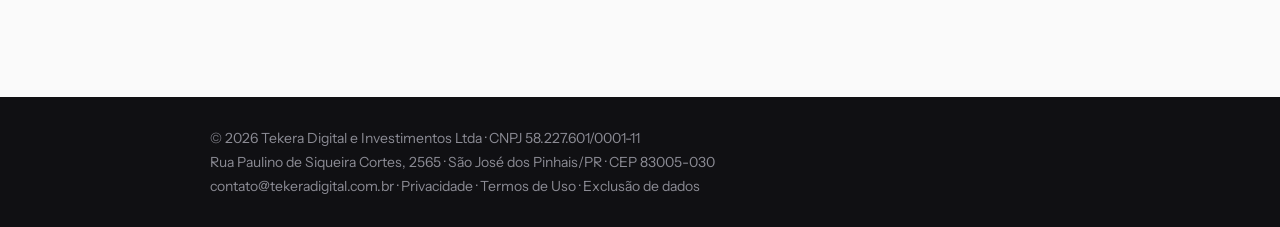
<file: privacidade.html>
<!DOCTYPE html>
<html lang="pt-BR">
<head>
<meta charset="utf-8">
<meta name="viewport" content="width=device-width, initial-scale=1">
<link rel="icon" type="image/png" sizes="32x32" href="/favicon-32.png">
<link rel="icon" type="image/png" sizes="512x512" href="/icon-512.png">
<link rel="apple-touch-icon" href="/apple-touch-icon.png">
<title>Política de Privacidade · Tekera</title>
<meta name="description" content="Política de Privacidade da Tekera (Tekera Digital e Investimentos Ltda).">
<link rel="preconnect" href="https://fonts.googleapis.com">
<link href="https://fonts.googleapis.com/css2?family=Sora:wght@300;600;700&family=Instrument+Sans:wght@400;600&display=swap" rel="stylesheet">
<style>
  body { margin: 0; background: #FAFAFA; color: #101013; font-family: 'Instrument Sans', system-ui, sans-serif; }
  a { color: #00754A; text-decoration: none; } a:hover { color: #00B86F; }
  nav { background: #101013; border-bottom: 1px solid #26262C; }
  nav div { max-width: 860px; margin: 0 auto; padding: 14px 16px; display: flex; justify-content: space-between; align-items: center; gap: 16px; }
  nav .brand { font-family: Sora, sans-serif; font-weight: 700; letter-spacing: .1em; text-transform: uppercase; color: #FAFAFA; font-size: 17px; }
  nav .links a { color: #A1A1AA; font-size: 15px; margin-left: 20px; }
  main { max-width: 860px; margin: 0 auto; padding: 48px 16px 96px; }
  .eyebrow { font-family: ui-monospace, 'JetBrains Mono', monospace; font-size: 12px; letter-spacing: .12em; text-transform: uppercase; color: #8B8B94; }
  h1 { font-family: Sora, sans-serif; font-weight: 300; font-size: clamp(32px, 5vw, 48px); letter-spacing: -.03em; line-height: 1.1; margin: 16px 0 8px; }
  h2 { font-family: Sora, sans-serif; font-weight: 600; font-size: 20px; margin: 40px 0 12px; }
  p, li { font-size: 16px; line-height: 1.7; color: #3F3F46; }
  .lead { font-size: 18px; color: #101013; }
  .updated { color: #8B8B94; font-size: 14px; }
  footer { background: #101013; color: #8B8B94; font-size: 14px; }
  footer div { max-width: 860px; margin: 0 auto; padding: 32px 16px; display: flex; flex-wrap: wrap; gap: 20px; }
  footer a { color: #8B8B94; }
</style>
</head>
<body>
<nav><div><a class="brand" href="/">Tekera</a><span class="links"><a href="/privacidade">Privacidade</a><a href="/termos">Termos</a></span></div></nav>
<main>
  <div class="eyebrow">Tekera · documento legal</div>
  <h1>Política de Privacidade</h1>
  <p class="updated">Última atualização: 2 de novembro de 2026</p>
  
<p class="lead">Esta política explica como a Tekera Digital e Investimentos Ltda (CNPJ 58.227.601/0001-11), que opera as marcas Tekera, Teleios e Tekera Distribuidora, trata dados pessoais, em conformidade com a Lei Geral de Proteção de Dados (LGPD, Lei 13.709/2018).</p>

<h2>1. Quem é o controlador</h2>
<p>O controlador dos dados é a <strong>Tekera Digital e Investimentos Ltda</strong>, inscrita no CNPJ 58.227.601/0001-11, com sede na Rua Paulino de Siqueira Cortes, 2565, São José dos Pinhais/PR, CEP 83005-030. A Teleios é uma marca da Tekera, pela qual oferecemos assistentes de IA para atendimento e agendamento. A Tekera Distribuidora é a operação da Tekera que distribui insumos para aplicação, como a seringa 32G, para farmácias, drogarias e consultórios, por meio da filial inscrita no CNPJ 58.227.601/0003-83. Nossas contas no Instagram são @mdc.ia (Teleios) e @tekera.distribuidora (Tekera Distribuidora). Dúvidas e pedidos sobre seus dados: <a href="mailto:contato@tekeradigital.com.br">contato@tekeradigital.com.br</a>.</p>

<h2>2. Quais dados tratamos</h2>
<ul>
  <li><strong>Dados públicos de perfis profissionais de estabelecimentos</strong>, como clínicas, farmácias, drogarias e consultórios: nome, nome de usuário, biografia, categoria e publicações, visíveis a qualquer pessoa na plataforma.</li>
  <li><strong>Conversas</strong>: mensagens trocadas conosco por Instagram, WhatsApp ou e-mail, com data e horário.</li>
  <li><strong>Dados de contato que você nos fornece</strong>: nome, telefone, e-mail, empresa e cargo.</li>
  <li><strong>Dados técnicos do site</strong>: registros de acesso mantidos pelo nosso provedor de hospedagem (Cloudflare), como endereço IP, data e horário, por razões de segurança.</li>
</ul>
<p>Não buscamos e não tratamos dados sensíveis (como dados de saúde de pacientes). Se você nos enviar esse tipo de informação por engano, ela será descartada.</p>

<h2>3. Dados recebidos pela Plataforma Meta</h2>
<p>Pela API do Instagram, recebemos apenas as mensagens que você envia para a nossa conta e os dados básicos do seu perfil profissional (nome, @ e identificador). Usamos esses dados exclusivamente para responder à sua conversa e registrar o andamento do atendimento. Não os vendemos, não os usamos para publicidade e não os compartilhamos com terceiros além dos fornecedores listados nesta política. O tratamento segue os Termos da Plataforma Meta.</p>

<h2>4. Para que usamos e com qual base legal</h2>
<ul>
  <li><strong>Prospecção comercial entre empresas</strong>: identificar negócios que podem se interessar pelos nossos serviços e entrar em contato. Vale para as contas @mdc.ia e @tekera.distribuidora. O primeiro contato é feito por uma pessoa da nossa equipe. Base legal: legítimo interesse (art. 7º, IX), limitado a perfis profissionais.</li>
  <li><strong>Conduzir conversas</strong> com você, apresentar nossos serviços e dar continuidade ao atendimento. Base legal: procedimentos preliminares a um contrato (art. 7º, V) e legítimo interesse.</li>
  <li><strong>Prestar o serviço contratado</strong>. Base legal: execução de contrato (art. 7º, V).</li>
  <li><strong>Cumprir obrigações legais e exercer direitos</strong>. Base legal: art. 7º, II e VI.</li>
  <li><strong>Melhorar nossa comunicação</strong>: medir, de forma agregada, quais abordagens geram mais interesse. Base legal: legítimo interesse.</li>
</ul>

<h2>5. Uso de inteligência artificial</h2>
<p>Usamos inteligência artificial para apoiar o atendimento, redigir mensagens e interpretar respostas. As conversas são acompanhadas por uma pessoa da nossa equipe, que pode assumir o atendimento a qualquer momento. A IA só pode afirmar informações que verificamos previamente e não toma decisões que produzam efeitos jurídicos sobre você. Você pode pedir revisão humana de qualquer interação (art. 20 da LGPD).</p>

<h2>6. Como parar de receber mensagens</h2>
<p>Basta responder “parar”, “não quero” ou algo equivalente em qualquer conversa, ou escrever para <a href="mailto:contato@tekeradigital.com.br">contato@tekeradigital.com.br</a>. O pedido é atendido imediatamente: seu perfil entra numa lista permanente de não contato e não recebe novas mensagens nossas por nenhum canal.</p>

<h2>7. Com quem compartilhamos</h2>
<p>Não vendemos dados pessoais. Compartilhamos apenas com fornecedores que nos ajudam a operar, sob contrato e com o mínimo necessário:</p>
<ul>
  <li><strong>Meta Platforms</strong> (Instagram e WhatsApp), para receber e responder mensagens, conforme os termos dessas plataformas;</li>
  <li><strong>Anthropic</strong>, provedora do modelo de IA usado para redigir e interpretar mensagens;</li>
  <li><strong>Cloudflare</strong>, hospedagem e segurança do site;</li>
  <li>autoridades públicas, quando houver obrigação legal ou ordem judicial.</li>
</ul>

<h2>8. Transferência internacional</h2>
<p>Alguns desses fornecedores processam dados fora do Brasil, principalmente nos Estados Unidos. Essas transferências seguem o art. 33 da LGPD, com cláusulas contratuais e medidas de segurança adequadas.</p>

<h2>9. Por quanto tempo guardamos</h2>
<ul>
  <li>Contatos sem continuidade: até 12 meses após o último contato, e depois excluímos.</li>
  <li>Lista de não contato: mantemos apenas o identificador do perfil, pelo tempo necessário para garantir que você não seja contatado de novo.</li>
  <li>Clientes: durante o contrato e pelos prazos legais posteriores (por exemplo, fiscais).</li>
</ul>

<h2>10. Segurança</h2>
<p>Os dados ficam em ambiente com acesso restrito, criptografia em trânsito e em repouso, cópias de segurança e registro de acessos. Credenciais de acesso às plataformas nunca são compartilhadas.</p>

<h2>11. Seus direitos</h2>
<p>Você pode, a qualquer momento e sem custo: confirmar se tratamos seus dados; acessá-los; corrigi-los; pedir anonimização, bloqueio ou exclusão; pedir portabilidade; saber com quem compartilhamos; revogar consentimento; e se opor ao tratamento baseado em legítimo interesse (art. 18 da LGPD). Escreva para <a href="mailto:contato@tekeradigital.com.br">contato@tekeradigital.com.br</a>. Respondemos em até 15 dias. Você também pode reclamar à Autoridade Nacional de Proteção de Dados (ANPD).</p>

<h2 id="exclusao">12. Exclusão de dados</h2>
<p>Para pedir a exclusão dos seus dados, use um destes caminhos:</p>
<ol>
  <li>Responda <strong>“excluir meus dados”</strong> em qualquer conversa conosco (Instagram ou WhatsApp);</li>
  <li>Envie um e-mail para <a href="mailto:contato@tekeradigital.com.br?subject=Exclus%C3%A3o%20de%20dados"><strong>contato@tekeradigital.com.br</strong></a> com o assunto <strong>“Exclusão de dados”</strong>, informando seu @ do Instagram ou seu telefone; ou</li>
  <li>Envie uma mensagem no WhatsApp <a href="https://wa.me/5541987513511" target="_blank" rel="noopener"><strong>+55 41 98751-3511</strong></a> pedindo a exclusão dos seus dados.</li>
</ol>
<p>Confirmamos a exclusão em até 15 dias, pelo mesmo canal. Para acompanhar o andamento, responda ao e-mail ou à conversa. Mantemos apenas o seu @ numa lista de não contato, para garantir que não falaremos com você de novo, além dos dados que a lei nos obriga a guardar.</p>

<h2>13. Alterações</h2>
<p>Podemos atualizar esta política. A data da última versão fica no topo desta página.</p>

</main>
<footer><div style="flex-direction:column;gap:6px"><span>© 2026 Tekera Digital e Investimentos Ltda · CNPJ 58.227.601/0001-11</span><span>Rua Paulino de Siqueira Cortes, 2565 · São José dos Pinhais/PR · CEP 83005-030</span><span><a href="mailto:contato@tekeradigital.com.br">contato@tekeradigital.com.br</a> · <a href="/privacidade">Privacidade</a> · <a href="/termos">Termos de Uso</a> · <a href="/privacidade#exclusao">Exclusão de dados</a></span></div></footer>
</body>
</html>
</file>
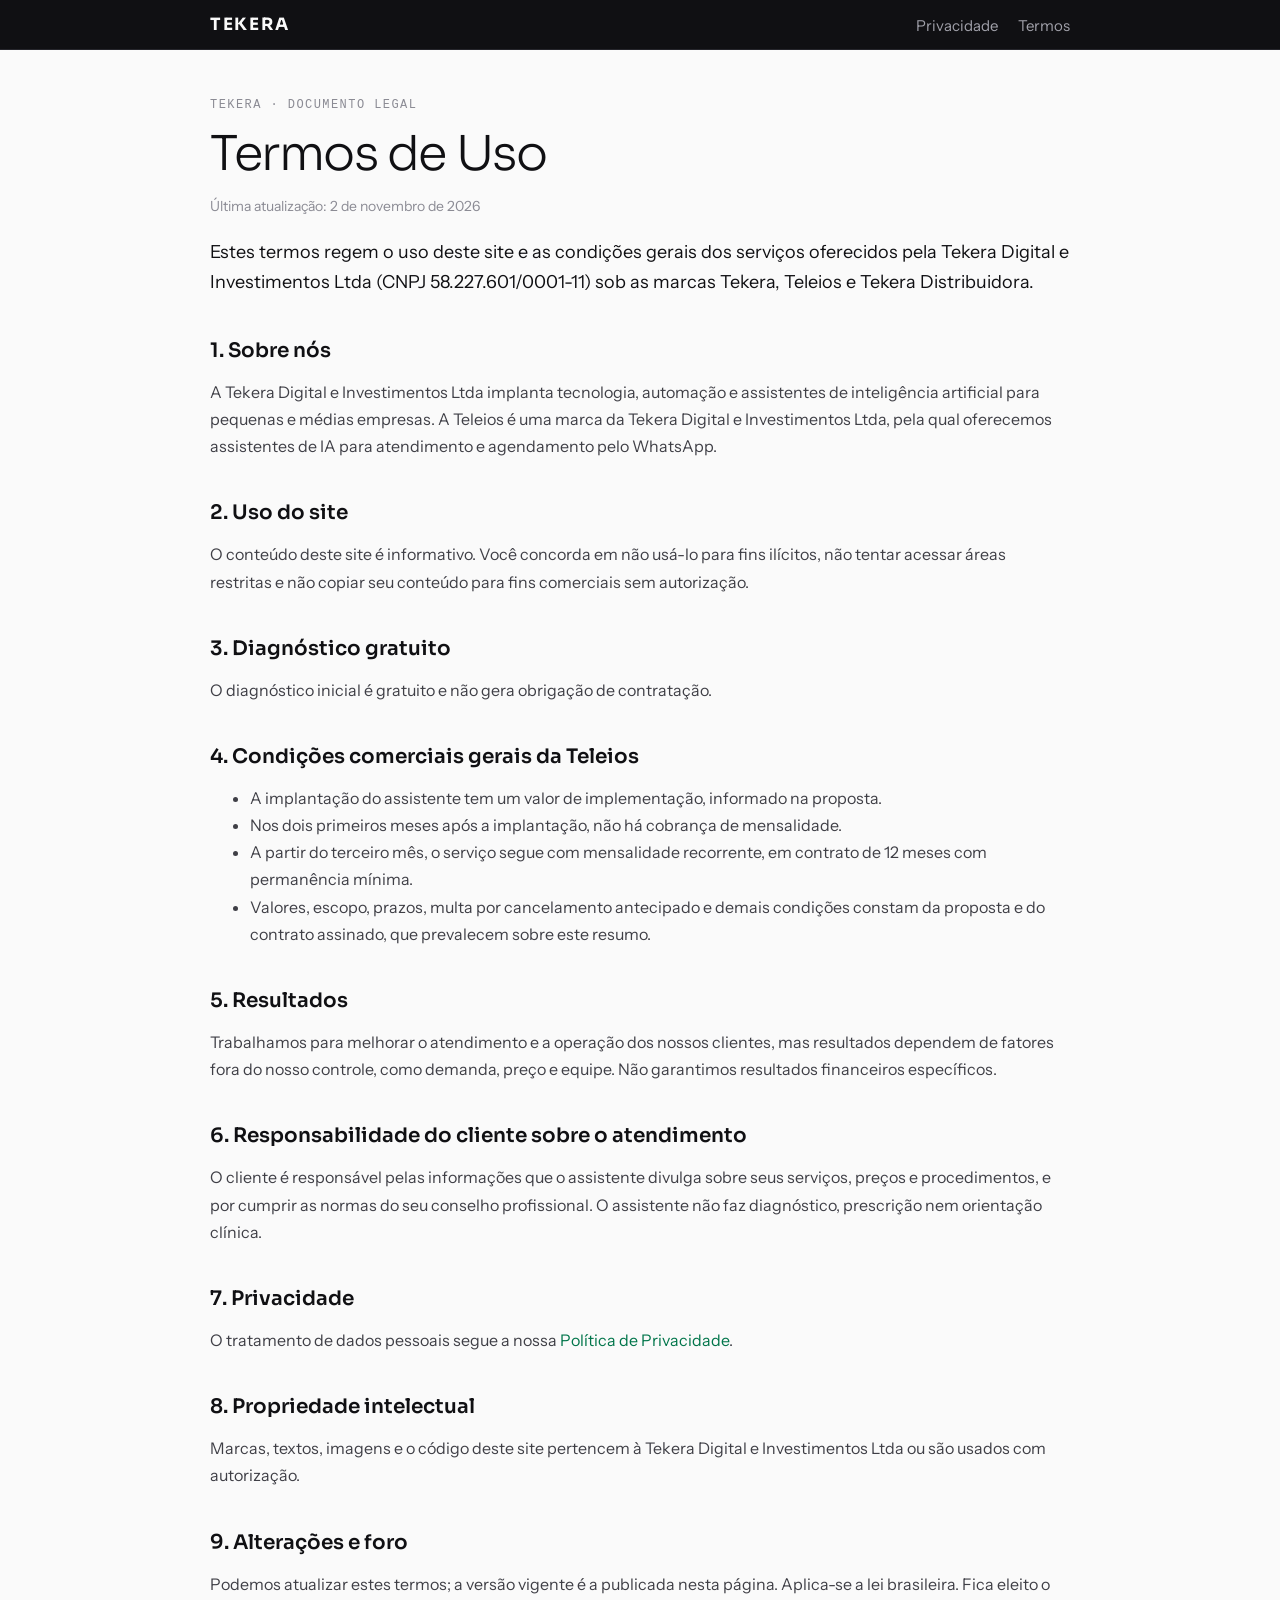
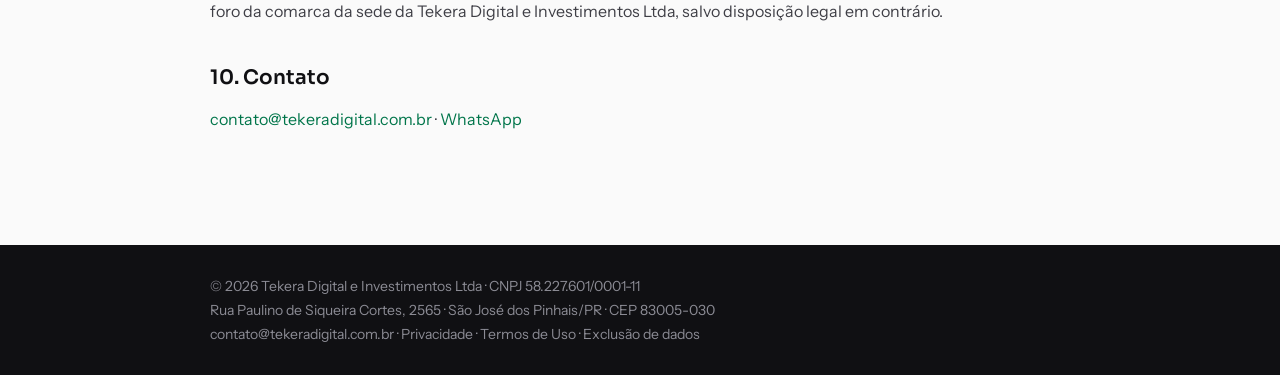
<file: termos.html>
<!DOCTYPE html>
<html lang="pt-BR">
<head>
<meta charset="utf-8">
<meta name="viewport" content="width=device-width, initial-scale=1">
<link rel="icon" type="image/png" sizes="32x32" href="/favicon-32.png">
<link rel="icon" type="image/png" sizes="512x512" href="/icon-512.png">
<link rel="apple-touch-icon" href="/apple-touch-icon.png">
<title>Termos de Uso · Tekera</title>
<meta name="description" content="Termos de Uso da Tekera (Tekera Digital e Investimentos Ltda).">
<link rel="preconnect" href="https://fonts.googleapis.com">
<link href="https://fonts.googleapis.com/css2?family=Sora:wght@300;600;700&family=Instrument+Sans:wght@400;600&display=swap" rel="stylesheet">
<style>
  body { margin: 0; background: #FAFAFA; color: #101013; font-family: 'Instrument Sans', system-ui, sans-serif; }
  a { color: #00754A; text-decoration: none; } a:hover { color: #00B86F; }
  nav { background: #101013; border-bottom: 1px solid #26262C; }
  nav div { max-width: 860px; margin: 0 auto; padding: 14px 16px; display: flex; justify-content: space-between; align-items: center; gap: 16px; }
  nav .brand { font-family: Sora, sans-serif; font-weight: 700; letter-spacing: .1em; text-transform: uppercase; color: #FAFAFA; font-size: 17px; }
  nav .links a { color: #A1A1AA; font-size: 15px; margin-left: 20px; }
  main { max-width: 860px; margin: 0 auto; padding: 48px 16px 96px; }
  .eyebrow { font-family: ui-monospace, 'JetBrains Mono', monospace; font-size: 12px; letter-spacing: .12em; text-transform: uppercase; color: #8B8B94; }
  h1 { font-family: Sora, sans-serif; font-weight: 300; font-size: clamp(32px, 5vw, 48px); letter-spacing: -.03em; line-height: 1.1; margin: 16px 0 8px; }
  h2 { font-family: Sora, sans-serif; font-weight: 600; font-size: 20px; margin: 40px 0 12px; }
  p, li { font-size: 16px; line-height: 1.7; color: #3F3F46; }
  .lead { font-size: 18px; color: #101013; }
  .updated { color: #8B8B94; font-size: 14px; }
  footer { background: #101013; color: #8B8B94; font-size: 14px; }
  footer div { max-width: 860px; margin: 0 auto; padding: 32px 16px; display: flex; flex-wrap: wrap; gap: 20px; }
  footer a { color: #8B8B94; }
</style>
</head>
<body>
<nav><div><a class="brand" href="/">Tekera</a><span class="links"><a href="/privacidade">Privacidade</a><a href="/termos">Termos</a></span></div></nav>
<main>
  <div class="eyebrow">Tekera · documento legal</div>
  <h1>Termos de Uso</h1>
  <p class="updated">Última atualização: 2 de novembro de 2026</p>
  
<p class="lead">Estes termos regem o uso deste site e as condições gerais dos serviços oferecidos pela Tekera Digital e Investimentos Ltda (CNPJ 58.227.601/0001-11) sob as marcas Tekera, Teleios e Tekera Distribuidora.</p>

<h2>1. Sobre nós</h2>
<p>A Tekera Digital e Investimentos Ltda implanta tecnologia, automação e assistentes de inteligência artificial para pequenas e médias empresas. A Teleios é uma marca da Tekera Digital e Investimentos Ltda, pela qual oferecemos assistentes de IA para atendimento e agendamento pelo WhatsApp.</p>

<h2>2. Uso do site</h2>
<p>O conteúdo deste site é informativo. Você concorda em não usá-lo para fins ilícitos, não tentar acessar áreas restritas e não copiar seu conteúdo para fins comerciais sem autorização.</p>

<h2>3. Diagnóstico gratuito</h2>
<p>O diagnóstico inicial é gratuito e não gera obrigação de contratação.</p>

<h2>4. Condições comerciais gerais da Teleios</h2>
<ul>
  <li>A implantação do assistente tem um valor de implementação, informado na proposta.</li>
  <li>Nos dois primeiros meses após a implantação, não há cobrança de mensalidade.</li>
  <li>A partir do terceiro mês, o serviço segue com mensalidade recorrente, em contrato de 12 meses com permanência mínima.</li>
  <li>Valores, escopo, prazos, multa por cancelamento antecipado e demais condições constam da proposta e do contrato assinado, que prevalecem sobre este resumo.</li>
</ul>

<h2>5. Resultados</h2>
<p>Trabalhamos para melhorar o atendimento e a operação dos nossos clientes, mas resultados dependem de fatores fora do nosso controle, como demanda, preço e equipe. Não garantimos resultados financeiros específicos.</p>

<h2>6. Responsabilidade do cliente sobre o atendimento</h2>
<p>O cliente é responsável pelas informações que o assistente divulga sobre seus serviços, preços e procedimentos, e por cumprir as normas do seu conselho profissional. O assistente não faz diagnóstico, prescrição nem orientação clínica.</p>

<h2>7. Privacidade</h2>
<p>O tratamento de dados pessoais segue a nossa <a href="/privacidade">Política de Privacidade</a>.</p>

<h2>8. Propriedade intelectual</h2>
<p>Marcas, textos, imagens e o código deste site pertencem à Tekera Digital e Investimentos Ltda ou são usados com autorização.</p>

<h2>9. Alterações e foro</h2>
<p>Podemos atualizar estes termos; a versão vigente é a publicada nesta página. Aplica-se a lei brasileira. Fica eleito o foro da comarca da sede da Tekera Digital e Investimentos Ltda, salvo disposição legal em contrário.</p>

<h2>10. Contato</h2>
<p><a href="mailto:contato@tekeradigital.com.br">contato@tekeradigital.com.br</a> · <a href="https://wa.me/5541987513511" target="_blank" rel="noopener">WhatsApp</a></p>

</main>
<footer><div style="flex-direction:column;gap:6px"><span>© 2026 Tekera Digital e Investimentos Ltda · CNPJ 58.227.601/0001-11</span><span>Rua Paulino de Siqueira Cortes, 2565 · São José dos Pinhais/PR · CEP 83005-030</span><span><a href="mailto:contato@tekeradigital.com.br">contato@tekeradigital.com.br</a> · <a href="/privacidade">Privacidade</a> · <a href="/termos">Termos de Uso</a> · <a href="/privacidade#exclusao">Exclusão de dados</a></span></div></footer>
</body>
</html>
</file>
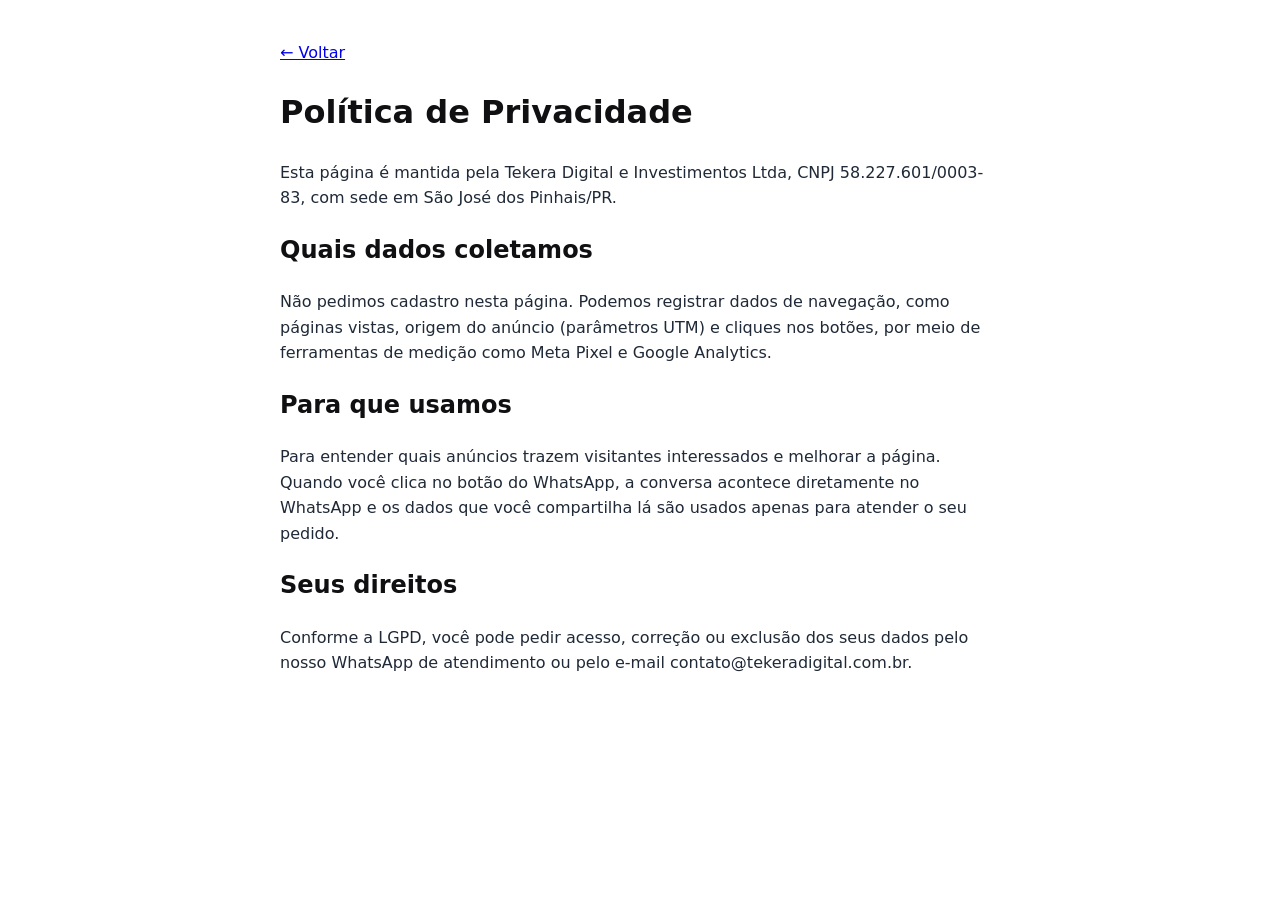
<file: seringas/privacidade.html>
<!doctype html><html lang="pt-BR"><head><meta charset="utf-8"><meta name="viewport" content="width=device-width,initial-scale=1"><meta name="robots" content="noindex"><title>Política de Privacidade | Tekera</title>
<style>body{font-family:system-ui,sans-serif;max-width:720px;margin:40px auto;padding:0 20px;line-height:1.6;color:#1F2937}h1,h2{font-family:Sora,system-ui;color:#101013}</style></head><body>
<p><a href="index.html">← Voltar</a></p><h1>Política de Privacidade</h1>
<p>Esta página é mantida pela Tekera Digital e Investimentos Ltda, CNPJ 58.227.601/0003-83, com sede em São José dos Pinhais/PR.</p>
<h2>Quais dados coletamos</h2><p>Não pedimos cadastro nesta página. Podemos registrar dados de navegação, como páginas vistas, origem do anúncio (parâmetros UTM) e cliques nos botões, por meio de ferramentas de medição como Meta Pixel e Google Analytics.</p>
<h2>Para que usamos</h2><p>Para entender quais anúncios trazem visitantes interessados e melhorar a página. Quando você clica no botão do WhatsApp, a conversa acontece diretamente no WhatsApp e os dados que você compartilha lá são usados apenas para atender o seu pedido.</p>
<h2>Seus direitos</h2><p>Conforme a LGPD, você pode pedir acesso, correção ou exclusão dos seus dados pelo nosso WhatsApp de atendimento ou pelo e-mail contato@tekeradigital.com.br.</p>
</body></html>
</file>
